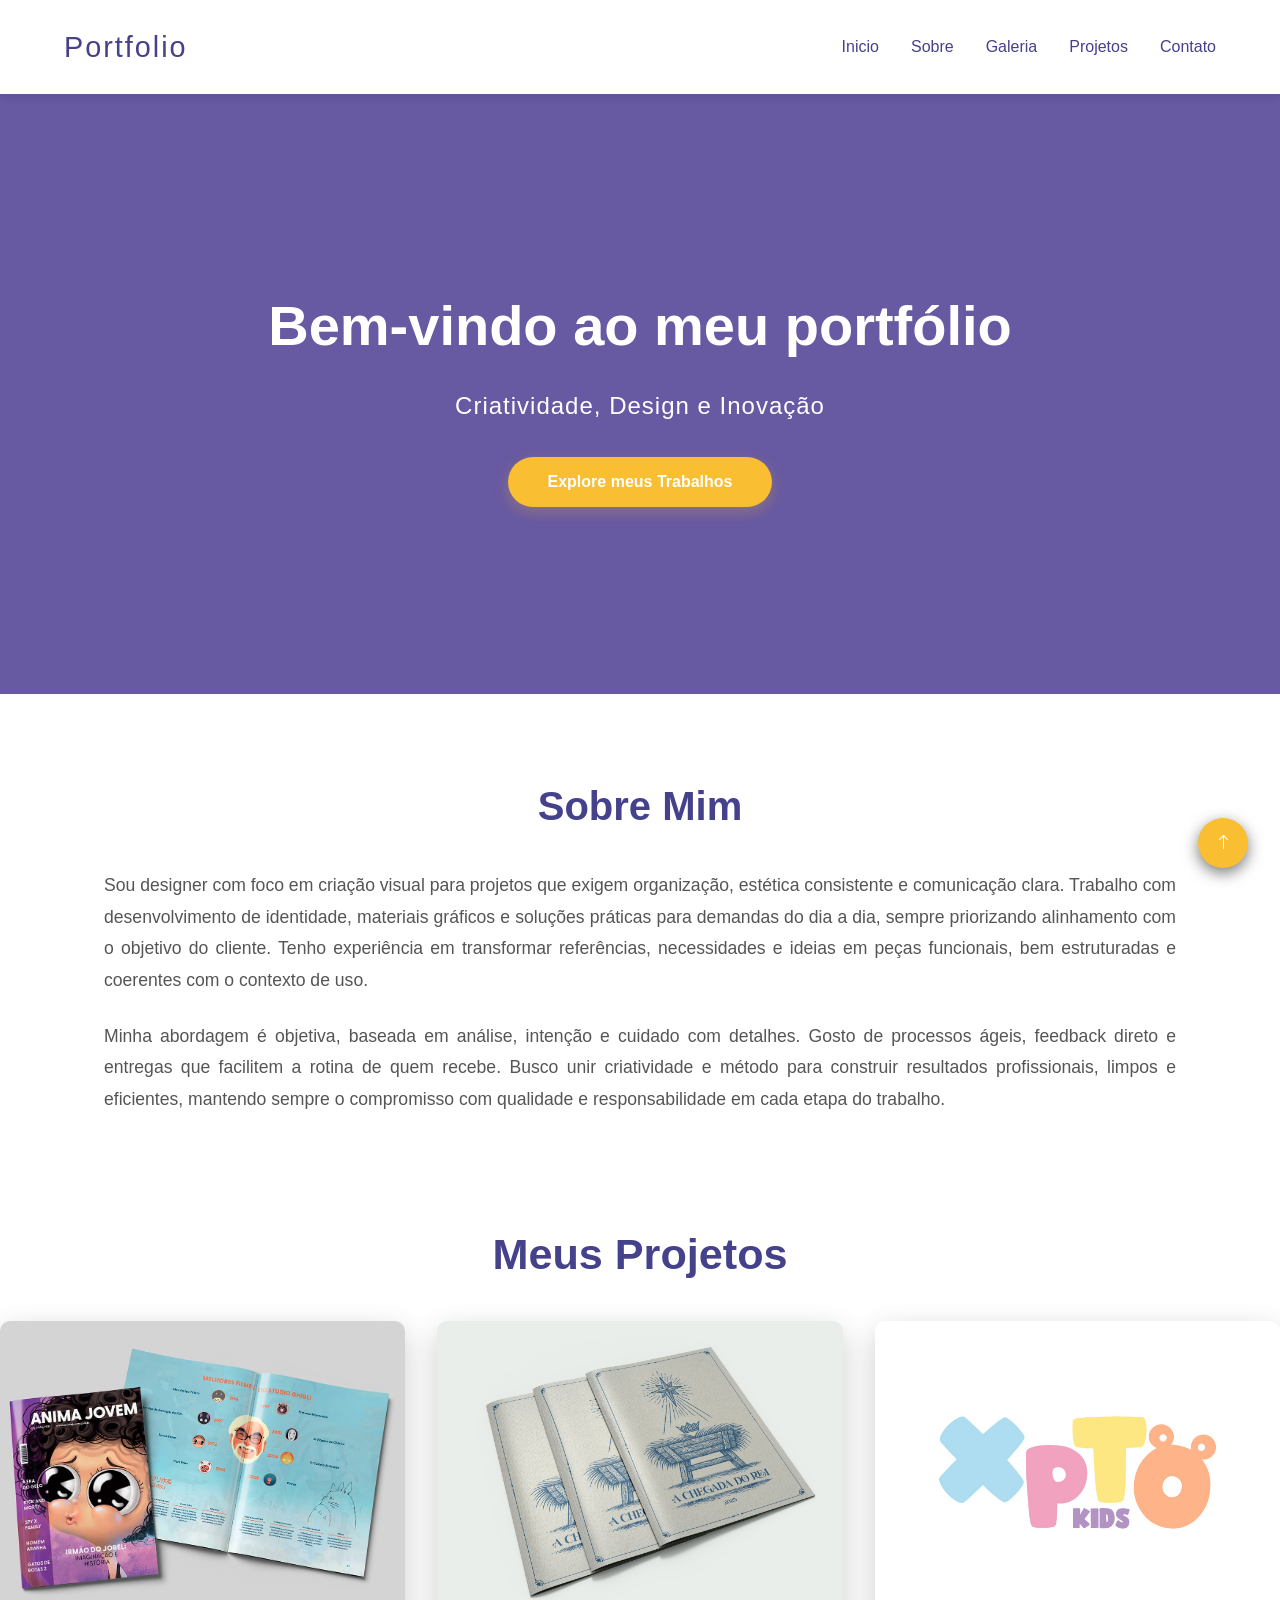
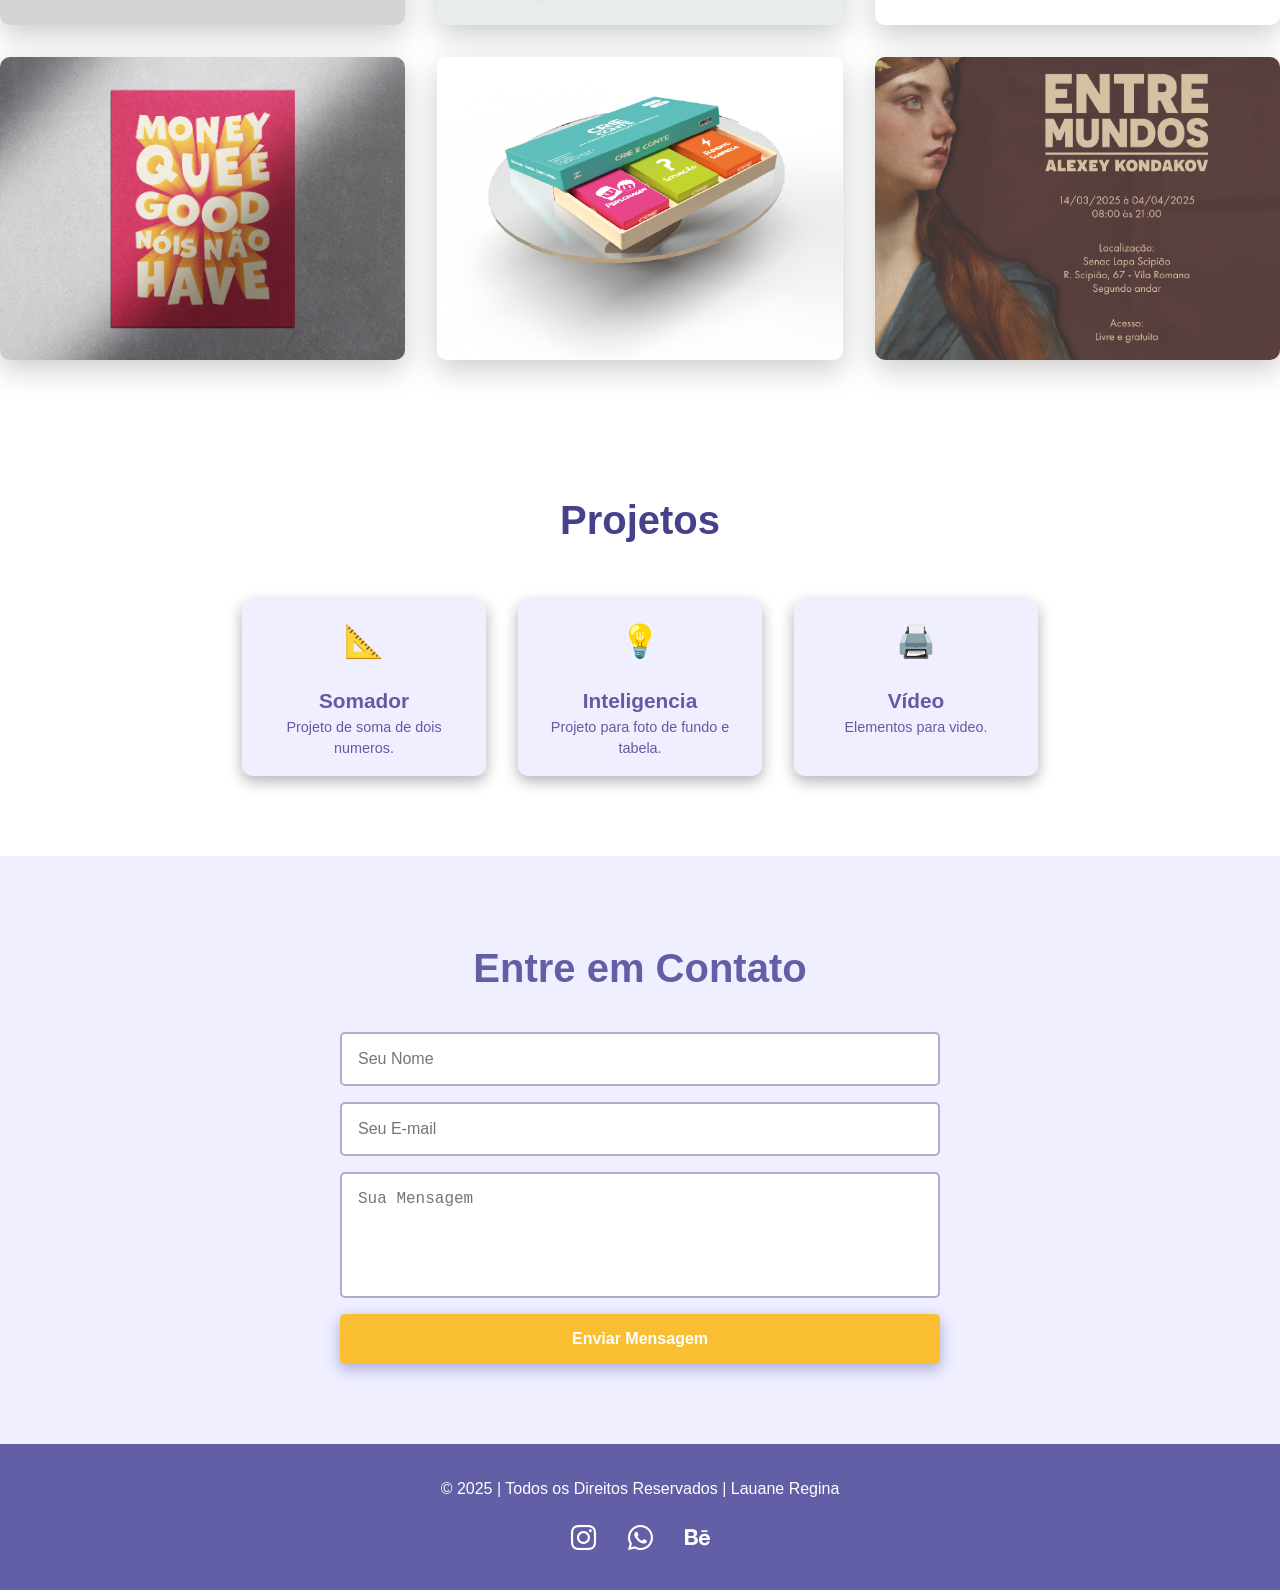
<file: index.html>
<!DOCTYPE html>
<html lang="pt-br">

<head>
    <meta charset="UTF-8">
    <meta name="viewport" content="width=device-width, initial-scale=1.0">
    <title>Lauane Regina | Portfolio</title>
    <link rel="stylesheet" href="https://cdn.jsdelivr.net/npm/bootstrap-icons@1.13.1/font/bootstrap-icons.min.css">
    <link rel="stylesheet" href="estilo.css">
</head>

<body oncontextmenu="return false;"> <!-- proibe o uso do botão direito do mouser -->

    <div class="portfolio-conteiner">
        <!-- header / navegação -->
        <header class="header">
            <nav class="navbar">
                <div class="logo"> Portfolio </div>
                <ul class="nav-links">
                    <li> <a href="#home"> Inicio </a> </li>
                    <li> <a href="#about"> Sobre </a></li>
                    <li> <a href="#gallery"> Galeria </a></li>
                    <li> <a href="#skills"> Projetos </a></li>
                    <li> <a href="#contact"> Contato </a></li>
                </ul>
            </nav>
        </header>

        <!-- Seção Hero -->
        <section id="home" class="hero">
            <div class="hero-content">
                <h1 class="hero-title"> Bem-vindo ao meu portfólio</h1>
                <p class="hero-subtitle">Criatividade, Design e Inovação</p>
                <button class="cta-button">Explore meus Trabalhos</button>
            </div>
        </section>

        <!-- Seção Sobre -->
        <section class="about" id="about">
            <div class="about-content">
                <h2>Sobre Mim</h2>
                <p>Sou designer com foco em criação visual para projetos que exigem organização, estética consistente e
                    comunicação clara. Trabalho com desenvolvimento de identidade, materiais gráficos e soluções
                    práticas para demandas do dia a dia, sempre priorizando alinhamento com o objetivo do cliente. Tenho
                    experiência em transformar referências, necessidades e ideias em peças funcionais, bem estruturadas
                    e coerentes com o contexto de uso.</p>
                <p>Minha abordagem é objetiva, baseada em análise, intenção e cuidado com detalhes. Gosto de processos
                    ágeis, feedback direto e entregas que facilitem a rotina de quem recebe. Busco unir criatividade e
                    método para construir resultados profissionais, limpos e eficientes, mantendo sempre o compromisso
                    com qualidade e responsabilidade em cada etapa do trabalho.</p>
            </div>
        </section>

        <!-- Seção Galeria -->
        <section id="gallery" class="gallery">
            <h2>Meus Projetos</h2>
            <div class="gallery-grid">
                <!-- ----------------------------------------------------        -->
                <div class="gallery-item">
                    <img src="img/1x/Captura de tela 2025-12-03 192107.png" alt="Projeto 1">
                    <div class="gallery-overlay">
                        <h3>Anima Jovem</h3>
                        <p>Design Editorial</p>
                    </div>
                </div>
                <!-- ----------------------------------------------------        -->
                <div class="gallery-item">
                    <img src="img/1x/Sem Título-3.jpg" alt="Projeto 2">
                    <div class="gallery-overlay">
                        <h3>Advento de Natal</h3>
                        <p>Design Educativo</p>
                    </div>
                </div>
                <!-- ----------------------------------------------------        -->
                <div class="gallery-item">
                    <img src="img/1x/1x/Ativo 207-80.jpg" alt="Projeto 3">
                    <div class="gallery-overlay">
                        <a href="embalagem.html" target="_blank">
                            <h3>XPTO</h3>
                        </a>
                        <p>Design de Embalagem</p>
                    </div>
                </div>
                <!-- ------------------------------------------------------->
                <div class="gallery-item">
                    <img src="img/1x/Sem Título-1.jpg" alt="Projeto 4">
                    <div class="gallery-overlay">
                        <h3>Money</h3>
                        <p>Design Criativo</p>
                    </div>
                </div>
                <!-- ------------------------------------------------------->
                <div class="gallery-item">
                    <img src="img/1x/Ativo 28-80.jpg" alt="Projeto 5">
                    <div class="gallery-overlay">
                        <h3>Crie e Conte</h3>
                        <p>Design de Jogos</p>
                    </div>
                </div>
                <!-- ------------------------------------------------------->
                <div class="gallery-item">
                    <img src="img/1x/convite.jpg" alt="Projeto 6">
                    <div class="gallery-overlay">
                        <h3>Entre Mundos</h3>
                        <p>Design de Expografia</p>
                    </div>
                </div>
                <!-- ------------------------------------------------------->
            </div>
        </section>

        <!-- Seção Habilidades -->
        <Section id="skills" class="skills">
            <h2>Projetos</h2>
            <div class="skills-grid">
                <!-- ------------------------------------------------------->

                <div class="skill-card">
                    <a href="somador.html">
                    <div class="skill-icon"> 📐 </div>
                        <h3> Somador </h3>
                        <p> Projeto de soma de dois numeros. </p></a>
                </div>
                <!-- ------------------------------------------------------->
                <div class="skill-card">
                    <a href="inteligencia.html"> 
                    <div class="skill-icon"> 💡 </div>
                        <h3> Inteligencia </h3>
                        <p> Projeto para foto de fundo e tabela. </p>
                    </a>
                </div>
                <!-- ------------------------------------------------------->
                <div class="skill-card">
                    <a href="video.html">
                    <div class="skill-icon"> 🖨️ </div>
                        <h3> Vídeo </h3>
                        <p> Elementos para video. </p>
                    </a>
                </div>
                <!-- ------------------------------------------------------->
                <!-- <div class="skill-card">
                    <div class="skill-icon"> 💻 </div>
                    <h3> Ferramentas </h3>
                    <p> Uso eficiente de Illustrator, Photoshop, Corel, Canva, InDesign e Figma. </p>
                </div> -->
                <!-- ------------------------------------------------------->
            </div>
        </Section>

        <!-- Seção Conmtato -->
        <section id="contact" class="contact">
            <h2>Entre em Contato</h2>
            <form action="" class="contact-form">
                <input type="text" name="" id="" placeholder="Seu Nome" required>
                <input type="email" name="" id="" placeholder="Seu E-mail" required>
                <textarea name="" id="" placeholder="Sua Mensagem" required rows="5"></textarea>
                <button type="submit" class="submit-button">Enviar Mensagem</button>
            </form>
        </section>

        <!-- Voltar para o topo -->
        <a href="#home" class="back-to-top"> <i class="bi bi-arrow-up"></i></a>


        <!-- Rodapé -->
        <footer class="footer">
            <div class="footer-content">
                <p>&copy; 2025 | Todos os Direitos Reservados | Lauane Regina</p>
                <div class="social-links">
                    <a href="#" class="social-link"> <i class="bi bi-instagram"></i> </i></a>
                    <a href="#" class="social-link"> <i class="bi bi-whatsapp"> </i> </a>
                    <a href="#" class="social-link"> <i class="bi bi-behance"></i> </a>
                </div>
            </div>
        </footer>

    </div>


</body>

</html>
</file>
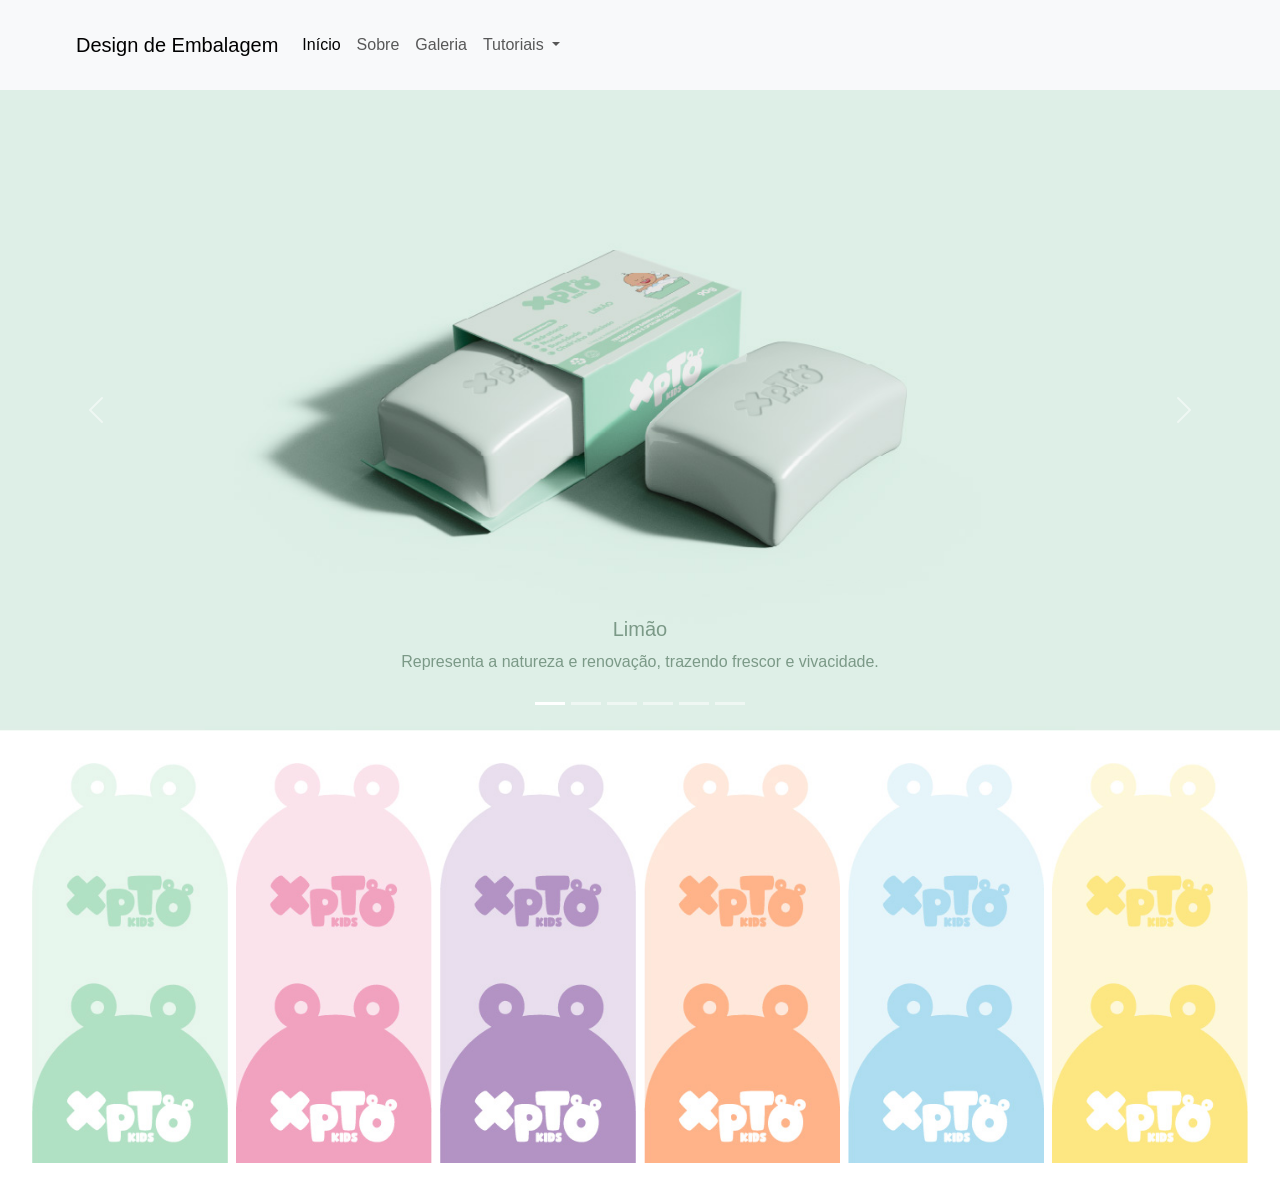
<file: embalagem.html>
<!DOCTYPE html>
<html lang="pt-br">

<head>
  <meta charset="UTF-8">
  <meta name="viewport" content="width=device-width, initial-scale=1.0">
  <title>Design de Embalagem</title>
  <link rel="stylesheet" href="https://cdn.jsdelivr.net/npm/bootstrap-icons@1.13.1/font/bootstrap-icons.min.css">
  <link href="https://cdn.jsdelivr.net/npm/bootstrap@5.3.8/dist/css/bootstrap.min.css" rel="stylesheet"
    
  integrity="sha384-sRIl4kxILFvY47J16cr9ZwB07vP4J8+LH7qKQnuqkuIAvNWLzeN8tE5YBujZqJLB" crossorigin="anonymous">
  <link rel="stylesheet" href="estilo.css">
  <link rel="stylesheet" href="embalagem.css">
  <link rel="shortcut icon" href="img/1x/1x/ type="image/x-icon">
  <!-- -------------------- CSS -------------------- -->

  <style>
    /* usando style dentro do head funciona o css interno */
  </style>


</head>

<body>
  <!-- -------------------- NAVEGAÇÃO -------------------- -->

  <nav class="navbar navbar-expand-lg bg-body-tertiary">
    <div class="container-fluid">
      <a class="navbar-brand" href="#">Design de Embalagem</a>
      <button class="navbar-toggler" type="button" data-bs-toggle="collapse" data-bs-target="#navbarNavDropdown"
        aria-controls="navbarNavDropdown" aria-expanded="false" aria-label="Toggle navigation">
        <span class="navbar-toggler-icon"></span>
      </button>
      <div class="collapse navbar-collapse" id="navbarNavDropdown">
        <ul class="navbar-nav">
          <li class="nav-item">
            <a class="nav-link active" aria-current="page" href="#">Início</a>
          </li>
          <li class="nav-item">
            <a class="nav-link" href="#">Sobre</a>
          </li>
          <li class="nav-item">
            <a class="nav-link" href="#">Galeria</a>
          </li>
          <li class="nav-item dropdown">
            <a class="nav-link dropdown-toggle" href="#" role="button" data-bs-toggle="dropdown" aria-expanded="false">
              Tutoriais
            </a>
            <ul class="dropdown-menu">
              <li><a class="dropdown-item" href="#">HTML</a></li>
              <li><a class="dropdown-item" href="#">CSS</a></li>
              <li><a class="dropdown-item" href="#">JavaScript</a></li>
            </ul>
          </li>
        </ul>
      </div>
    </div>
  </nav>


  <!-- -------------------- NAVEGAÇÃO -------------------- -->


  <!-- -------------------- CARROSSEL -------------------- -->

  <div id="carouselExampleCaptions" class="carousel slide">
    <div class="carousel-indicators">
      <button type="button" data-bs-target="#carouselExampleCaptions" data-bs-slide-to="0" class="active"
        aria-current="true" aria-label="Slide 1"></button>
      <button type="button" data-bs-target="#carouselExampleCaptions" data-bs-slide-to="1"
        aria-label="Slide 2"></button>
      <button type="button" data-bs-target="#carouselExampleCaptions" data-bs-slide-to="2"
        aria-label="Slide 3"></button>
      <button type="button" data-bs-target="#carouselExampleCaptions" data-bs-slide-to="3"
        aria-label="Slide 4"></button>
      <button type="button" data-bs-target="#carouselExampleCaptions" data-bs-slide-to="4"
        aria-label="Slide 5"></button>
      <button type="button" data-bs-target="#carouselExampleCaptions" data-bs-slide-to="5"
        aria-label="Slide 6"></button>
    </div>
    <div class="carousel-inner">
      <div class="carousel-item active" id="limao">
        <img src="img/1x/1x/Ativo 27-80.jpg" class="d-block w-100" alt="...">
        <div class="carousel-caption d-none d-md-block">
          <h5 style="color:#7b9987;">Limão</h5>
          <p style="color:#7b9987;">Representa a natureza e renovação, trazendo frescor e vivacidade.</p>
        </div>
      </div>
      <div class="carousel-item" id="melancia">
        <img src="img/1x/1x/Ativo 28-80.jpg" class="d-block w-100" alt="...">
        <div class="carousel-caption d-none d-md-block">
          <h5 style="color:#f1a2bf;">Melancia</h5>
          <p style="color:#f1a2bf;">Evoca ternura e cuidado, ideal para transmitir uma sensação de carinho e conforto.
          </p>
        </div>
      </div>
      <div class="carousel-item" id="ameixa">
        <img src="img/1x/1x/Ativo 29-80.jpg" class="d-block w-100" alt="...">
        <div class="carousel-caption d-none d-md-block">
          <h5 style="color:#b393c4;">Ameixa</h5>
          <p style="color:#b393c4;">Associado à delicadeza e criatividade, inspira calma e bem-estar.</p>
        </div>
      </div>
      <div class="carousel-item">
        <img src="img/1x/1x/Ativo 30-80.jpg" class="d-block w-100" alt="...">
        <div class="carousel-caption d-none d-md-block">
          <h5 style="color:#ffb48a;">LARANJA</h5>
          <p style="color:#ffb48a;">Cor vibrante que estimula a energia e a alegria, perfeita para um ambiente
            divertido.</p>
        </div>
      </div>
      <div class="carousel-item">
        <img src="img/1x/1x/Ativo 31-80.jpg" class="d-block w-100" alt="...">
        <div class="carousel-caption d-none d-md-block">
          <h5 style="color:#6badc1;">Mirtilo</h5>
          <p style="color:#6badc1;">Evoca a calma do céu claro, propício para relaxamento e serenidade.</p>
        </div>
      </div>
      <div class="carousel-item">
        <img src="img/1x/1x/Ativo 32-80.jpg" class="d-block w-100" alt="...">
        <div class="carousel-caption d-none d-md-block">
          <h5 style="color:#f7d443;">Maracujá</h5>
          <p style="color:#f7d443;">Simboliza felicidade e otimismo, ideal para energizar e alegrar.</p>
        </div>
      </div>

  </div>
  <button class="carousel-control-prev" type="button" data-bs-target="#carouselExampleCaptions" data-bs-slide="prev">
    <span class="carousel-control-prev-icon" aria-hidden="true"></span>
    <span class="visually-hidden">Previous</span>
  </button>
  <button class="carousel-control-next" type="button" data-bs-target="#carouselExampleCaptions" data-bs-slide="next">
    <span class="carousel-control-next-icon" aria-hidden="true"></span>
    <span class="visually-hidden">Next</span>
  </button>

  </div>

  <!-- -------------------- CARROSSEL -------------------- -->

  <div class="galeria">
    <div style="background-image: url(img/1x/1x/2-80.jpg);"></div>
    <div style="background-image: url(img/1x/1x/6-80.jpg);"></div>
    <div style="background-image: url(img/1x/1x/5-80.jpg);"></div>
    <div style="background-image: url(img/1x/1x/1-80.jpg);"></div>
    <div style="background-image: url(img/1x/1x/4-80.jpg);"></div>
    <div style="background-image: url(img/1x/1x/3-80.jpg);"></div>
    
  </div>




























  <script src="https://cdn.jsdelivr.net/npm/bootstrap@5.3.8/dist/js/bootstrap.bundle.min.js"
    integrity="sha384-FKyoEForCGlyvwx9Hj09JcYn3nv7wiPVlz7YYwJrWVcXK/BmnVDxM+D2scQbITxI"
    crossorigin="anonymous"></script>
</body>

</html>
</file>
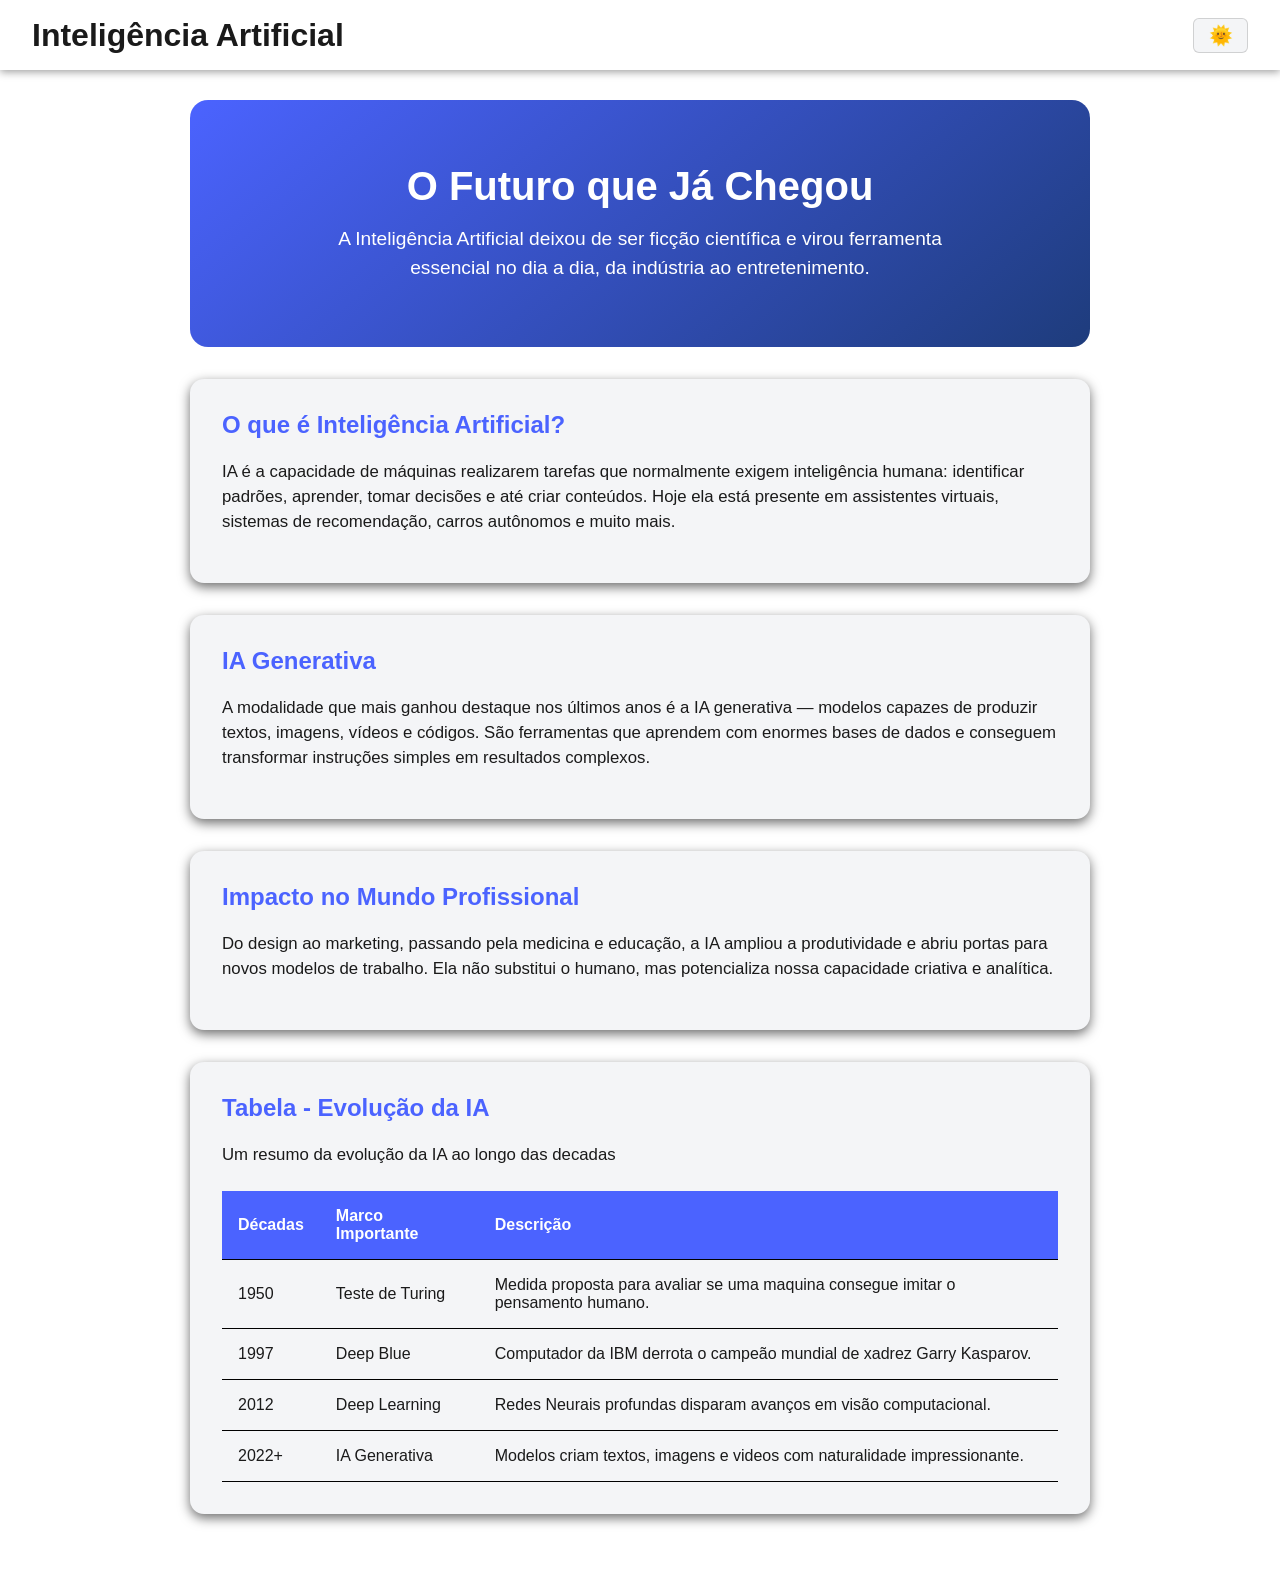
<file: inteligencia.html>
<!DOCTYPE html>
<html lang="pt-br">

<head>
    <link rel="stylesheet" href="inteligencia.css">
    <meta charset="UTF-8">
    <meta name="viewport" content="width=device-width, initial-scale=1.0">
    <title>Inteligência Artificial</title>
</head>

<body>

    <header>
        <h1>Inteligência Artificial</h1>
        <button id="toggle-mode" class="botao-tema">
            <span class="icone-sol"> 🌞 </span>
            <span class="icone-lua"> 🌚 </span>
        </button>
    </header>

    <main>
        <section class="hero">
            <h1>O Futuro que Já Chegou</h1>
            <p>A Inteligência Artificial deixou de ser ficção científica e virou ferramenta essencial no dia a dia, da
                indústria ao entretenimento.</p>
        </section>

        <section class="secao">
            <h2>O que é Inteligência Artificial?</h2>
            <p>IA é a capacidade de máquinas realizarem tarefas que normalmente exigem inteligência humana: identificar
                padrões, aprender, tomar decisões e até criar conteúdos. Hoje ela está presente em assistentes virtuais,
                sistemas de recomendação, carros autônomos e muito mais.</p>
        </section>

        <section class="secao">
            <h2>IA Generativa</h2>
            <p>A modalidade que mais ganhou destaque nos últimos anos é a IA generativa — modelos capazes de produzir
                textos, imagens, vídeos e códigos. São ferramentas que aprendem com enormes bases de dados e conseguem
                transformar instruções simples em resultados complexos.</p>
        </section>

        <section class="secao">
            <h2>Impacto no Mundo Profissional</h2>
            <p>Do design ao marketing, passando pela medicina e educação, a IA ampliou a produtividade e abriu portas
                para novos modelos de trabalho. Ela não substitui o humano, mas potencializa nossa capacidade criativa e
                analítica.</p>
        </section>

        <section class="secao">
            <h2>Tabela - Evolução da IA</h2>
            <p>Um resumo da evolução da IA ao longo das decadas</p>
            <div class="tabela-container">
                <table class="tabela-ia"> <!--tabela -->
                    <thead> <!-- cabeçalho da tabela -->
                        <tr> <!-- linha da tabela -->
                            <th> Décadas </th> <!-- coluna da tabela no cabeçalho -->
                            <th> Marco Importante</th>
                            <th> Descrição </th>
                        </tr>
                    </thead>
                    <tbody> <!-- corpo da tabela -->
                        <tr>
                            <td> 1950 </td> <!-- coluna da tabela no restante da tabela -->
                            <td> Teste de Turing </td>
                            <td> Medida proposta para avaliar se uma maquina consegue imitar o pensamento humano. </td>
                        </tr>

                        <tr>
                            <td> 1997 </td> <!-- coluna da tabela no restante da tabela -->
                            <td> Deep Blue </td>
                            <td> Computador da IBM derrota o campeão mundial de xadrez Garry Kasparov. </td>
                        </tr>

                        <tr>
                            <td> 2012 </td> <!-- coluna da tabela no restante da tabela -->
                            <td> Deep Learning </td>
                            <td> Redes Neurais profundas disparam avanços em visão computacional. </td>
                        </tr>

                        <tr>
                            <td> 2022+ </td> <!-- coluna da tabela no restante da tabela -->
                            <td> IA Generativa </td>
                            <td> Modelos criam textos, imagens e videos com naturalidade impressionante. </td>
                        </tr>

                    </tbody>
                </table>
            </div>
        </section>










    </main>

<!-- libras  -->

<script src="https://vlibras.gov.br/app/vlibras-plugin.js"></script>
<script>
  new window.VLibras.Widget('https://vlibras.gov.br/app');
</script>

<div vw class="enabled">
  <div vw-access-button class="active"></div>
  <div vw-plugin-wrapper>
    <div class="vw-plugin-top-wrapper"></div>
  </div>
</div>

<!-- libras  -->


    <script>
        const toggleBtn = document.getElementById('toggle-mode');
        const body = document.body;

        toggleBtn.addEventListener("click", function () {
            body.classList.toggle("dark-mode");
        });
    </script>
</body>

</html>
</file>
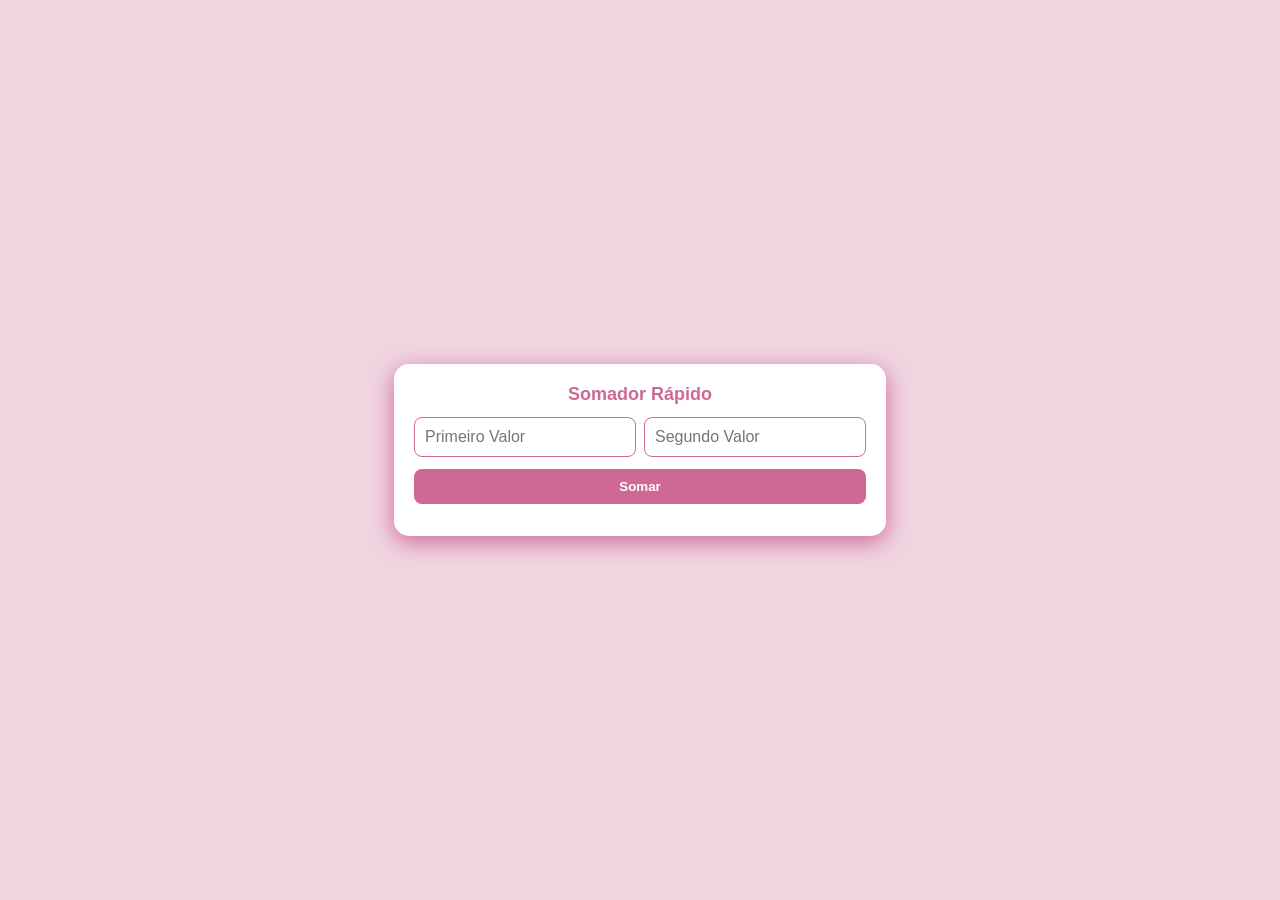
<file: somador.html>
<!DOCTYPE html>
<html lang="pt-br">

<head>
    <meta charset="UTF-8">
    <meta name="viewport" content="width=device-width, initial-scale=1.0">
    <title>Somador</title>

    <!-- -------------------CSS --------------------->

    <style>
        body {
            display: flex;
            align-items: center;
            justify-content: center;
            min-height: 100vh;
            margin: 0;
            font-family: Arial, Helvetica, sans-serif;
            color: #ce6995;
            background-color: #ce699549;
        }

        .container {
            background-color: #fff;
            padding: 20px;
            border-radius: 15px;
            box-shadow: 0px 6px 22px #ce6995;
            text-align: center;
        }

        h1 {
            font-size: 18px;
            margin: 0 0 12px;
        }

        .campo {
            display: flex;
            gap: 8px;
            margin: 12px 0;
        }

        input[type="number"] {
            flex: 1;
            padding: 10px;
            border: 1px solid #ce6995;
            border-radius: 8px;
            outline: none;
            font-size: 16px;
        }

        button {
            width: 100%;
            padding: 10px;
            border: 0;
            border-radius: 8px;
            background-color: #ce6995;
            color: #fff;
            font-weight: 600;
            cursor: pointer;

        }

        .resultado {
            margin-top: 12px;
            font-size: 18px;
            font-weight: 700;
            color: #ce6995;
        }

        .erro {
            margin-top: 12px;
            font-size: 18px;
            font-weight: 700;
            color: red;
        }
    </style>
</head>


<body>


    <div class="container">
        <h1>Somador Rápido</h1>
        <div class="campo">
            <input type="number" name="" id="valor1" class="input-valor" placeholder="Primeiro Valor" step="any">
            <input type="number" name="" id="valor2" class="input-valor" placeholder="Segundo Valor" step="any">
            <!-- step="x" pula p numeral de acordo com numero que quer 2 em 2 3 em 3 etc se não quiser definir colocar 1 ou any -->
        </div>

        <button id="btnSomar"> Somar </button>

        <div id="mensagem" class="erro"> </div>
        <div id="resultado" class="resultado"> </div>

    </div>

    <!-- ------------------- JAVA --------------------->

    <script>

        function valido(n) {
            return n !== '' && !Number.isNaN(Number(n));
            // return n 
            // !== diferente
            // '' vazio zero
            // && e
            // !Numbernão é numero
            // .isNaN(Number(n)); 
        }


        function somar() {
            const v1 = document.getElementById("valor1").value.trim();
            const v2 = document.getElementById("valor2").value.trim();

            const msgEl = document.getElementById("mensagem");
            const resEl = document.getElementById("resultado");



            msgEl.textContent = '';
            resEl.textContent = '';

            if (!valido(v1) || !valido(v2)) {
                msgEl.textContent = 'Preencha os dois campos com números válidos.';
                return;
            }

            const n1 = parseFloat(v1);
            const n2 = parseFloat(v2);
            const soma = n1 + n2;
            resEl.textContent = 'Resultado: ' + soma.toString();

        }

        document.getElementById('btnSomar').addEventListener('click', somar);
        document.querySelectorAll('.input-valor').forEach(input => {
            input.addEventListener('keydown', (e) => {
                if (e.key === 'Enter') somar();
            });
        });


    </script>







</body>

</html>
</file>
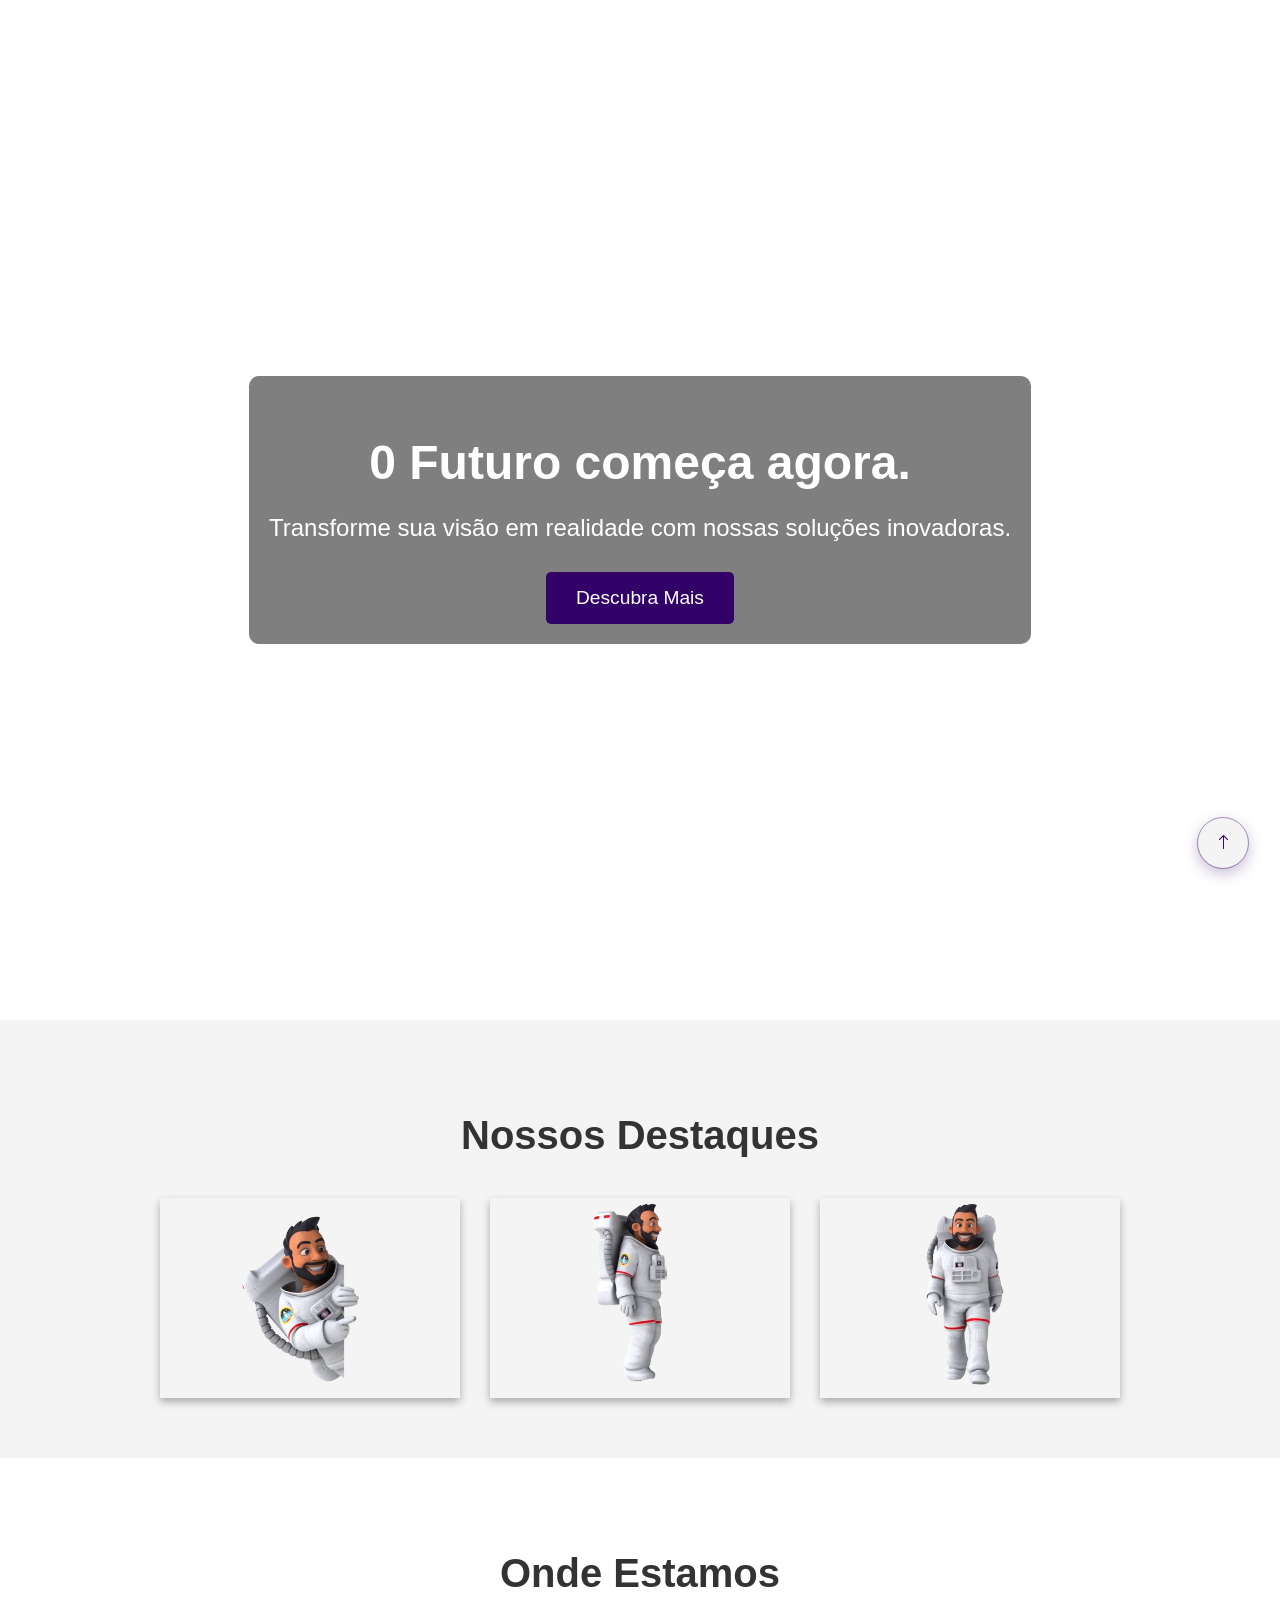
<file: video.html>
<!DOCTYPE html>
<html lang="pt-br">

<head>
    <link rel="stylesheet" href="https://cdn.jsdelivr.net/npm/bootstrap-icons@1.13.1/font/bootstrap-icons.min.css">
    <link rel="stylesheet" href="video.css">
    <meta charset="UTF-8">
    <meta name="viewport" content="width=device-width, initial-scale=1.0">
    <title>Vídeos</title>
</head>

<body>

    <a href="#hero" class="back-to-top"> <i class="bi bi-arrow-up"></i></a>

    <section class="hero-section" id="hero">
        <div class="video-background">
            <!-- autoplay não precisa clicar pra começar o video - muted inicia mutado - loop fica repetindo sempre -->
            <video autoplay muted loop id="bgVideo" >
                <source src="https://cdn.pixabay.com/video/2021/07/23/82515-580137713_tiny.mp4" type="video/mp4" >
                
                <!-- type="video/mp4 garante que vai funcionar em todo navegador -->
            </video>
        </div>
        <div class="hero-content">
            <h1>0 Futuro começa agora.</h1>
            <p>Transforme sua visão em realidade com nossas soluções inovadoras.</p>

            <a href="#videos" class="cta-button"> Descubra Mais</a> 
        </div>
    </section>

    <section class="videos-section" id="videos">
        <h2>Nossos Destaques</h2>
        <div class="video-gallery">

            <div class="video-frame" data-video-url="https://cdn.pixabay.com/video/2025/03/06/262972_tiny.mp4">
                <img src="img/2.png" alt="">
                <div class="overlay"> Clique para assistir </div>
            </div>

            <div class="video-frame" data-video-url="https://cdn.pixabay.com/video/2025/03/06/262970_tiny.mp4">
                <img src="img/3.png" alt="">
                <div class="overlay"> Clique para assistir </div>
            </div>

            <div class="video-frame" data-video-url="https://cdn.pixabay.com/video/2025/03/06/262971_tiny.mp4">
                <img src="img/4.png" alt="">
                <div class="overlay"> Clique para assistir </div>
            </div>

        </div>
    </section>

    <section class="map-section" id="mapa">
        <h2>Onde Estamos</h2>
       <iframe src="https://www.google.com/maps/embed?pb=!1m18!1m12!1m3!1d3658.2938549103283!2d-46.70389101411587!3d-23.521931105536495!2m3!1f0!2f0!3f0!3m2!1i1024!2i768!4f13.1!3m3!1m2!1s0x94cef86ff238bdd9%3A0x944b346262f31e84!2sSenac%20Lapa%20Scipi%C3%A3o!5e0!3m2!1spt-BR!2sbr!4v1765580927640!5m2!1spt-BR!2sbr" width="800" height="600" style="border:0;" allowfullscreen="" loading="lazy" referrerpolicy="no-referrer-when-downgrade"></iframe>
    </section>

<div class="video-waltz">
<iframe width="560" height="315" src="https://www.youtube.com/embed/7sV-jHIp_oQ?si=zW5c1DJRA6S4gq_s" title="YouTube video player" frameborder="0" allow="accelerometer; autoplay; clipboard-write; encrypted-media; gyroscope; picture-in-picture; web-share" referrerpolicy="strict-origin-when-cross-origin" allowfullscreen></iframe></div>


    <!-- Modal para Reprodução de Vídeo -->
    <div id="videoModal" class="modal">
        <div class="modal-content">
            <span class="close-button">&times; </span>
            <!-- O iframe do vídeo será injetado aqui pelo JavaScript -->
            <iframe id="modalVideoFrame" width="100%" height="100%" src="" frameborder="0"
                allow="accelerometer; autoplay; clipboard-write; encrypted-media; gyroscope; picture-in-picture"
                allowfullscreen></iframe>
        </div>
    </div>
    <script src="script.js"></script> 

</body>

</html>
</file>
<file: estilo.css>
:root {
    --primary-color: #635fa7;
    --secondary-color: #f9be31;
    --accent-color: #635fa7;
    --light-bg: #efefff;
    --dark-text: #45418b;
    --white: #ffffff;
    --shadow: 0 10px 30px #00000033;
    --transition: all 0.3s cubic-bezier(0.25, 0.46, 0.45, 0.94);
}

* {
    
    margin: 0;
    /* margem externa */
    padding: 0;
    /* margem interna */
    box-sizing: border-box;
    /* deixa o tamanho da imagem propocional já contando com margim e padding */
}

html {
    scroll-behavior: smooth;
    /* quando clica no link ele direciona ao link de forma suave - rolando suavemente até a pagina com uma animação descendo ou subindo */
    /* user-select: none; */
    /* proibe selecionar qualquer texto */
}

body::selection {
    background-color: #efefff;
    color: #635fa7;
}

body {
    font-family: Arial, Helvetica, sans-serif;
    color: var(--primary-color);
    background-color: var(--white);
    line-height: 1.6;
}

.header {
    position: sticky;
    /* fixa(congela) objeto na tela */
    top: 0;
    /* apartir do top 0 px */
    background-color: var(--white);
    /* cor fundo */
    box-shadow: 0 2px 10px #0000001a;
    /* sombra -> primeiro valor horizontal - segundo valor vertical - terceiro valor gaussiano*/
    z-index: 100;
    /* configurando camadas - 100 camadas a frente -- quanto maior mais a frente */
    animation: slideDown 0.6s ease-out;
    /* animação em 0.6s no final está sendo nomeada mas a função vai criar no keyframe (nome slideDwon nós escolhemos o nome que quiser)*/
}

@keyframes slideDown {
    from {
        transform: translateY(-100%);
        opacity: 0;
    }

    to {
        transform: translateY(0);
        opacity: 1;
    }
}

.navbar {
    display: flex;
    /* organiza um do lado do outro */
    justify-content: space-between;
    /* espaço entre cada elemento */
    align-items: center;
    /* alinhamento vertical */
    padding: 1.5rem 5%;
    /* vertical 1.5rem 5% horizontal */
    max-width: 1400px;
    /* largura mazxima */
    margin: 0 auto;
    /*  */
}

.logo {
    font-size: 1.8rem;
    font-weight: 500;
    /* espessura da fonte */
    color: var(--dark-text);
    font-family: Impact, Haettenschweiler, 'Arial Narrow Bold', sans-serif;
    letter-spacing: 2px;
}

.nav-links {
    display: flex;
    /* deixou itens do menu um do lado do outro */
    list-style: none;
    /* elimina os pontos da lista */
    gap: 2rem;
    /* de um espaçamento entre eles */
}


.nav-links a {
    text-decoration: none;
    /* remove linha (sublinhado) debaixo do texto */
    color: var(--dark-text);
    font-weight: 500;
    position: relative;
    transition: var(--transition);
    /* modifica no hover */
}

.nav-links a::after {
    /* posição e configuração antes de ativar o hover */
    content: '';
    position: absolute;
    /* posicionar algum objeto proporcional em todas as direções */
    bottom: -5px;
    left: 0;
    width: 0;
    height: 2px;
    background-color: var(--secondary-color);
    transition: var(--transition);
}

.nav-links a:hover::after {
    width: 100%;
}

.hero {
    /* background: linear-gradient(135deg, var(--primary-color) 0%, var(--accent-color) 100%); */
    background: #6759a2;
    /* gradiente no fundo */
    color: var(--white);
    /* cor fonte */
    padding: 8rem 5%;
    text-align: center;
    /* alinhamento do texto */
    min-height: 600px;
    /* tamanho do contender */
    display: flex;
    /* nesse caso ele só tem um item então ao inves de ficar um do lado do outro ele é colocado pra facilitar as proximas ações */
    align-items: center;
    /* centraliza os itens na vertical */
    justify-content: center;
    /* centraliza os itens na horizontal */
    animation: fadeIn 1s ease-out;
}

@keyframes fadeIn {
    from {
        opacity: 0;
    }

    to {
        opacity: 1;
    }
}

.hero-content {
    animation: slideUp 0.7s ease-out;
}

@keyframes slideUp {
    from {
        transform: translateY(55px);
        opacity: 0;
    }

    to {
        transform: translateY(0);
        opacity: 1;
    }
}

.hero-title {
    font-size: 3.5rem;
    /* tamanho da font */
    font-family: Arial, Helvetica, sans-serif;
    margin-bottom: 1rem;
    /* espaçamento entre o titulo e o subtitulo */
    font-weight: 700;
    /* espessura do texto */
}

.hero-subtitle {
    font-size: 1.5rem;
    /* tamanho da font */
    margin-bottom: 2rem;
    /* espaçamento entre o subtitulo e o botão */
    font-weight: 300;
    /* espessura do texto */
    letter-spacing: 1px;
    /* epaçamento entre caracter */
}

.cta-button {
    background-color: var(--secondary-color);
    color: var(--white);
    border: none;
    padding: 1rem 2.5rem;
    font-size: 1rem;
    border-radius: 50px;
    /* sombra */
    cursor: pointer;
    /* muda o cursor ao passar o mouser */
    font-weight: 600;
    transition: var(--transition);
    box-shadow: 0 5px 15px #f9bd3144;
}

.cta-button:hover {
    transform: translateY(-3px);
    /* objeto sobe levemente ao passar o mouser */
    box-shadow: 0 8px 25px #f9bd3162;
    /* sombra */
    background-color: var(--secondary-color);
}

.cta-button:active {
    transform: translateY(-1px);
    background-color: var(--light-bg);
    /* muda a cor quando ta clicado */
}

.about {
    padding: 5rem 5%;
    max-width: 1200px;
    margin: 0 auto;
    animation: fadeIn 1s ease-out;
}

.about h2 {
    font-size: 2.5rem;
    font-family: Arial, Helvetica, sans-serif;
    margin-bottom: 2rem;
    color: var(--dark-text);
    text-align: center;
}

.about-content p {
    font-size: 1.1rem;
    margin-bottom: 1.5rem;
    line-height: 1.8;
    text-align: justify;
    color: #555;
}

.gallery {
    font-size: 1.8rem;
    font-family: Arial, Helvetica, sans-serif;
    text-align: center;
    margin-bottom: 3rem;
    color: var(--dark-text);
}

.gallery-grid {
    display: flex;
    flex-wrap: wrap;
    gap: 2rem;
    max-width: 1400px;
    margin: 0 auto;
    justify-content: center;
}

.gallery h2 {
    margin-bottom: 2rem;
}

.gallery-item {
    position: relative;
    /*  */
    width: calc(33.333% - 1.35rem);
    /* largura de cada item ( largura da tela dividido por 3 - 1.35rem pra ter um espaço entre as caixinhas  */
    aspect-ratio: 4/3;
    overflow: hidden;
    /* esconte o restante da imagem caso ela for muito grande */
    border-radius: 10px;
    box-shadow: var(--shadow);
    cursor: pointer;
    animation: scaleIn 0.6s ease-out;
}

@keyframes scaleIn {
    from {
        transform: scale(0.8);
        opacity: 0;
    }

    to {
        transform: scale(1);
        opacity: 1;
    }
}

/* nth um dos itens dentro do () eu indico com numeral qual dos filhos/item é */
.gallery-item:nth-child(1) {
    animation-delay: 0.1s;
}

.gallery-item:nth-child(2) {
    animation-delay: 0.2s;
}

.gallery-item:nth-child(3) {
    animation-delay: 0.3s;
}

.gallery-item:nth-child(4) {
    animation-delay: 0.4s;
}

.gallery-item:nth-child(5) {
    animation-delay: 0.5s;
}

.gallery-item:nth-child(6) {
    animation-delay: 0.6s;
}

.gallery-item img {
    width: 100%;
    height: 100%;
    object-fit: cover;
    /* pra imagem não ficar estranha e deixar ela proporcional */
    transition: var(--transition);
}

.gallery-overlay {
    
    position: absolute;
    /* posicionar algum objeto proporcional em todas as direções */
    top: 0;
    left: 0;
    width: 100%;
    height: 100%;
    background: hsla(0, 0%, 0%, 0.329);
    display: flex;
    flex-direction: column;
    /* ele muda o display flex de lado a lado horizontal pra vertical */
    justify-content: center;
    /*  */
    align-items: center;
    /*  */
    color: var(--white);
    font-family: Arial, Helvetica, sans-serif;
    opacity: 0;
    transition: var(--transition);
}

.gallery-item:hover img {
    transform: scale(1.5) rotate(2deg);
    /* filter: ; */
}

.gallery-item:hover .gallery-overlay {
    opacity: 1;
}

.gallery-overlay p {
    font-size: 1rem;
    animation: slideInUp;
}

.gallery-overlay h3 {
    font-size: 1.8rem;
    margin-bottom: 0.3rem;
    animation: slideInUp 0.5s ease-out;
    
}

.gallery-overlay a{
    color: white;
    text-decoration: none;
}


@keyframes slideInUp {
    from {
        transform: translateY(20px);
        opacity: 0;
    }

    to {
        transform: translateY(0);
        opacity: 1;
    }
}

.skills {
    /* font-size: 2rem; */
    padding: 5rem 5%;
    max-width: 1200px;
    margin: 0 auto;
}

.skills h2 {
    font-size: 2.5rem;
    text-align: center;
    margin-bottom: 3rem;
    color: #45418b;
    font-family: Arial, Helvetica, sans-serif;
    
}

.skills-grid {
    display: flex;
    flex-wrap: wrap;
    /* se não caber na mesma linha ele quebra de forma de responsividade */
    gap: 2rem;
    justify-content: center;
   
}

.skill-card {
    width: calc(25% - 1.5rem);
    background-color: var(--light-bg);
    padding: 1rem;
    border-radius: 10px;
    text-align: center;
    transition: var(--transition);
    box-shadow: 0 5px 15px #00000050;
    animation: FadeInUp 0.5s ease-out;    
}
.skill-card a{
    color:#6759a2;
}

@keyframes FadeInUp {
    from {
        transform: translatey(30px);
        opacity: 0;
    }

    to {
        transform: translatey(0);
        opacity: 1;
    }
}

.skill-card:nth-child(1) {
    animation-delay: 0.1s;
}

.skill-card:nth-child(2) {
    animation-delay: 0.2s;
}

.skill-card:nth-child(3) {
    animation-delay: 0.3s;
}

.skill-card:nth-child(4) {
    animation-delay: 0.4s;
}

.skill-card:hover {
    
    background: #635fa7;
    transform: translateY(-10px);
    box-shadow: var(--shadow);
}

.skill-card a:hover {
      color: white;
}



.skill-icon {
    font-size: 2rem;
    margin-bottom: 1rem;
    display: inline-block;
    transition: var(--transition);
}

.skill-card:hover .skill-icon {
    transform: scale(1.2) rotate(10deg);
}

.skill-card h3 {
    font-size: 1.3rem;
    margin-bottom: 0.5rem, ;
    font-weight: 600;
   
}

.skill-card p {
    font-size: 0.9rem;
    line-height: 1.5;
    

}


.skill-card a{
    text-decoration: none;
}


.contact {
    padding: 5rem 5%;
    background-color: var(--light-bg);
    text-align: center;
}

.contact h2 {
    font-size: 2.5rem;
    font-family: Arial, Helvetica, sans-serif;
    margin-bottom: 2rem;
    color: var(--primary-color);
}

.contact-form {
    display: flex;
    flex-direction: column;
    max-width: 600px;
    margin: 0 auto;
    gap: 1rem;
    animation: fadeIn 1s ease-out;
}

.contact-form input,
.contact-form textarea {
    padding: 1rem;
    border: 2px solid #aeaecc;
    border-radius: 5px;
    font-size: 1rem;
    transition: var(--transition);
    resize: none;
    /* impede modificar o tamanho da caixinha do campo mensagem */
}

.contact-form input:focus,
.contact-form textarea:focus {
    outline: none;
    border-color: #635fa7;
    box-shadow: 0 0 10px #635fa77e;
}

.submit-button {
    background-color: #f9be31;
    color: var(--white);
    border: none;
    padding: 1rem 2rem;
    font-size: 1rem;
    border-radius: 5px;
    cursor: pointer;
    font-weight: 600;
    transition: var(--transition);
    box-shadow: 0 5px 15px #635fa77e;
}

.submit-button:hover {
    background-color: #f9be31;
    transform: translateY(-2px);
    box-shadow: 0 8px 20px #635fa7;
    color: white;
}

.footer {
    background-color: var(--primary-color);
    color: white;
    padding: 2rem 5%;
    text-align: center;
}

.footer-content {
    max-width: 1200px;
    margin: 0 auto;
}

.footer-content p {
    margin-bottom: 1rem;
}

.social-links {
    display: flex;
    justify-content: center;
    gap: 2rem;
}

.social-link {
    color: white;
    /* text-decoration: none; */
    transition: var(--transition);
    /* font-weight: 500; */
    font-size: 25px;
}

.social-link:hover {
    color: var(--secondary-color);
    transform: translateY(-3px);
}

.back-to-top {
    position: fixed;
    bottom: 2rem;
    right: 2rem;
    width: 50px;
    height: 50px;
    background-color: var(--secondary-color);
    color: white;
    border-radius: 50%;
    display: flex;
    justify-content: center;
    align-items: center;
    font-style: 1.5rem;
    font-weight: bold;
    text-decoration: none;
    box-shadow: 0 5px 15px #00000088;
    z-index: 99;
    transition: var(--transition);
}

.back-to-top:hover {
    background-color: #ffffff;
    box-shadow: 5px 15px 15px #00000088;
    color: var(--secondary-color);
    transform: translateY(-5px);
    outline: 2px solid var(--secondary-color);
}

/* ----------------------- RESPONSIVIDADE ----------------------- */

@media (max-width:1024px) {

    /*  TUDO QUE FOR ALTERADO SERÁ NO MAXIDO DO TAMANHO 1024*/
    .gallery-item {
        width: calc(47% - 1rem);
    }

    .skill-card {
        width: calc(47% - 1rem);

    }

    .hero-title {
        font-size: 2.5rem;
    }

    .nav-links {
        gap: 1rem
    }

}

@media (max-width:768px) {
    .gallery-item {
        width: calc(97% - 1rem);
    }

    .skill-card {
        width: calc(97% - 1rem);

    }

    .navbar {
        flex-direction: column;
        gap: 1rem;
    }

    /* .nav-links{
        flex-direction: column;
        gap: 0.5rem;
        text-align: center;
    }

    .hero{
        padding: 4rem 5%;
        min-height: 400px;
    } */

    .hero-title {
        font-size: 2rem;
    }

    .hero-subtitle {
        font-size: 1.2rem;
    }

    .about h2,
    .gallery h2,
    .skills h2,
    .contact h2 {
        font-size: 2rem;
        

    }

    .about-content p {
        text-align: left;
    }

    .footer-content p {
        font-size: 0.8rem;
    }
}
</file>
<file: embalagem.css>
.galeria{   
    
    margin: 10rem;
    height: 33em;
    gap: 0.5em;
    display: flex;
}

.galeria div{
    flex: 2.5;
    background-size:cover;
    background-position: center top;
    transition: all 0.3s cubic-bezier(.1,.69,.91,.13);
}

.galeria div:hover{
    /* border-radius:  50px 50px 0 0; */
    flex: 2.7;
    background-position: center bottom;
}

.galeria:hover div:not(:hover){
    filter: opacity(20%);
}


/*.galeria:hover div:not(:hover){
 filter:blur(5px) ;
 filter:sepia(100%) ; 
}

 body{
    cursor: url("img/11zon_xptoo-80.cur"), auto;
} */




 @media (max-width:1280px) {
.galeria{
    margin: 2rem;
    height: 25em;
    gap: 0.5em;
    display: flex;
}

.galeria div{
    flex: 2.1;
    background-size:cover;
    background-position: center top;
    transition: all 0.3s cubic-bezier(.1,.69,.91,.13);
}

.galeria div:hover{
    /* border-radius:  50px 50px 0 0; */
    flex: 2.3;
    background-position: center bottom;
}

.galeria:hover div:not(:hover){
    
    filter: opacity(20%);
}

} 






 @media (max-width:1024px) {
.galeria{
    margin: 2rem;
    height: 15em;
    gap: 0.5em;
    display: flex;
}

.galeria div{
    flex: 1.5;
    background-size:cover;
    background-position: center top;
    transition: all 0.3s cubic-bezier(.1,.69,.91,.13);
}

.galeria div:hover{
    /* border-radius:  50px 50px 0 0; */
    flex: 1.8;
    background-position: center bottom;
}

.galeria:hover div:not(:hover){
    
    filter: opacity(20%);
}

} 



 @media (max-width:390px) {
.galeria{
    margin: 2rem;
    height: 6em;
    gap: 0.5em;
    display: flex;
}

.galeria div{
    flex: 2;
    background-size:cover;
    background-position: center top;
    transition: all 0.3s cubic-bezier(.1,.69,.91,.13);
}

.galeria div:hover{
    /* border-radius:  50px 50px 0 0; */
    flex: 2;
    background-position: center bottom;
}

.galeria:hover div:not(:hover){
    
    filter: opacity(20%);
}

}
</file>
<file: inteligencia.css>
:root {
    --cor-fundo: #ffffff;
    --cor-texto: #1a1a1a;
    --cor-destaque: #4b63ff;
    --cor-bloco: #f4f5f7;
}

body.dark-mode {
    --cor-fundo: #0e0f10;
    --cor-texto: #e7e7e7;
    --cor-destaque: #7d9bff;
    --cor-bloco: #1a1c20;
}

body {
    margin: 0;
    font-family: Arial, Helvetica, sans-serif;
    /* background: var(--cor-fundo); */
    background-image: url(https://cdn.prod.website-files.com/5f99af042b09ff1fd9a2a772/603fd350e1ca0936d273c69b_thinking-ai-humanoid-robot-analyzing-information-data.png);
    background-size: cover;
    background-attachment: fixed;/* deixa imagem fixa no fundo */
    color: var(--cor-texto);
    transition: background .3s ease, color .3s ease;
}

header {
    position: fixed;
    top: 0;
    left: 0;
    right: 0;
    height: 70px;
    background: var(--cor-fundo);
    backdrop-filter: blur (10px);
    display: flex;
    justify-content: space-between;
    align-items: center;
    padding: 0 2rem;
    box-shadow: 0 2px 8px #00000062;
}

#toggle-mode {
    padding: 0.5rem 0.5rem;
    border-radius: 6px;
    border: 1px solid #00000026;
    background: var(--cor-bloco);
    font-weight: 600;
    transition: background .3s ease;
}

main {
    padding: 100px 2rem 2rem;
    max-width: 900px;
    margin: auto;
}

.secao {
    margin: 2rem 0;
    padding: 2rem;
    background: var(--cor-bloco);
    border-radius: 14px;
    box-shadow: 0 4px 12px #00000093;
    transition: background .3s ease;
}

h2 {
    margin-top: 0;
    font-size: 1.5rem;
    color: var(--cor-destaque);
}

p {
    line-height: 1.5;
    font-size: 1.05rem;
}

.hero {
    padding: 4rem 2rem;
    text-align: center;
    background: linear-gradient(140deg, var(--cor-destaque), #1e3c7c);
    color: #fff;
    border-radius: 18px;
    margin-bottom: 2rem;
}

.hero h1 {
    font-size: 2.5rem;
    margin: 0 0 1rem 0;
}

.hero p {
    max-width: 650px;
    margin: auto;
    font-size: 1.2rem;
}

.tabela-container {
    margin-top: 1.5rem;
    overflow-x: auto;
}

.tabela-ia {
    width: 100%;
    /* border: 1px solid black; */
    font-size: 1rem;
    min-width: 600px;
    overflow: hidden;
    border-collapse: collapse;
    /* remove assobras de espaço entre as bordas; */
}

.tabela-ia thead {
    background: var(--cor-destaque);
    color: #fff;
    /* border: 1px solid black; */
}

.tabela-ia th,
.tabela-ia td {
    /* border: 1px solid black; */
    padding: 1rem;
    text-align: left;
    border-bottom: 1px solid black;
}

.tabela-ia tbody tr:hover {
    background: #0000000d;
    transform: translateX(-2px);

}

.tabela-ia tbody tr {
    transition: background .25s ease, transform .15s ease;
}

.botao-tema {
    position: relative;
    width: 55px;
    height: 35px;
    display: flex;
    align-items: center;
    justify-content: center;
    border: 1px solid #00000055;
    overflow: hidden;
    transition: background .3s ease;
}

.botao-tema span {
    position: absolute;
    font-size: 1.2rem;
    transition: opacity 0.3s ease, transforme 0.3s ease;
}

.icone-sol {
    opacity: 1;
    transform: translateY(0);
}

.icone-lua {
    opacity: 0;
    transform: scale(1.5);
   
}

body.dark-mode .icone-sol {
    opacity: 0;
    transform:  scale(1.5);
    
}

body.dark-mode .icone-lua {
    opacity: 1;
    transform: translateY(0);
}

body.dark-mode header {
    background:#141414b3;
}

body.dark-mode .tabela-ia td {
    border-bottom: 1px solid #ffffff14;
}

body.dark-mode .tabela-ia tbody tr:hover{
    background: #ffffff0d;
}

body.dark-mode{
    background-image: url(https://webi.com.br/wp-content/uploads/2023/12/exemplos-de-inteligencia-artificial.png);
}
</file>
<file: video.css>
html {
    scroll-behavior: smooth;
}

.back-to-top {
    position: fixed;
    bottom: 2rem;
    right: 2rem;
    width: 50px;
    height: 50px;
    background-color: #f4f4f4;
    color: #320268;
    border-radius: 50%;
    display: flex;
    justify-content: center;
    align-items: center;
    font-style: 1.5rem;
    font-weight: bold;
    text-decoration: none;
    box-shadow: 0 5px 15px #32026848;
    z-index: 99;
    outline: 1px solid #32026868;

}

.back-to-top:hover {
    background-color: #f4f4f4;
    box-shadow: 5px 15px 15px #32026848;
    color: #320268;
    transform: translateY(-5px);
    outline: 1px solid #32026868;
}

body {
    font-family: Arial, Helvetica, sans-serif;
    margin: 0;
    padding: 0;
    box-sizing: border-box;
}

section {
    padding: 60px 20px;
    text-align: center;
}

h2 {
    margin-bottom: 40px;
    font-size: 2.5rem;
    color: #333;
}

.hero-section {
    position: relative;
    height: 100vh;
    display: flex;
    justify-content: center;
    align-items: center;
    color: #fff;
    overflow: hidden;
}

.video-background {
    position: absolute;
    top: 0;
    left: 0;
    width: 100%;
    height: 100%;
    overflow: hidden;
    z-index: -1;
}

.video-background video {
    min-height: 100%;
    min-width: 100%;
    width: auto;
    height: auto;
    position: absolute;
    top: 50%;
    left: 50%;
    transform: translate(-50%, -50%);
    filter: brightness(75%);
}

.hero-content {
    z-index: 1;
    max-width: 800px;
    padding: 20px;
    background-color: #00000080;
    border-radius: 10px;
}

.hero-content h1 {
    font-size: 3em;
    margin-bottom: 10px;
}


.hero-content p {
    font-size: 1.5em;
    margin-bottom: 30px;
}

.cta-button {
    display: inline-block;
    padding: 15px 30px;
    background-color: #320268;
    color: white;
    text-decoration: none;
    font-size: 1.2em;
    border-radius: 5px;
    transition: background-color 0.3s ease;

}

.cta-button:hover {
    background-color: #320268;
    transform: translateY(-2px);
    box-shadow: 0 8px 20px #000000;
    color: white;
}

.videos-section {
    background-color: #f4f4f4;
}

.video-gallery {
    display: flex;
    justify-content: center;
    gap: 30px;
    flex-wrap: wrap;
}

.video-frame {
    position: relative;
    width: 300px;
    height: 200px;
    overflow: hidden;
    box-shadow: 0 4px 8px rgba(0, 0, 0, 0.3);
}

.video-frame:hover {
    transform: translateY(-10px);
    box-shadow: 0 10px 20px #00000033;
}

.video-frame img {
    width: 100%;
    height: 100%;
    object-fit: cover;
    transition: filter 0.3s ease;
}

/* .video-frame:hover img {
    filter: brightness(50%);
} */

.overlay {
    position: absolute;
    top: 0;
    left: 0;
    width: 100%;
    height: 100%;
    background-color: #00000099;
    color: white;
    display: flex;
    justify-content: center;
    align-items: center;
    font-size: 1.2em;
    opacity: 0;
    transition: opacity 0.3s ease;
}

.video-frame:hover overlay {
    opacity: 1;
}

.modal {
    display: none;
    /* video começa Escondido por padrão */
    position: fixed;
    z-index: 1000;
    left: 0;
    top: 0;
    width: 100%;
    height: 100%;
    overflow: auto;
    background-color: rgba(0, 0, 0, 0.9);
    /* Fundo escuro */
}

.modal-content {
    position: relative;
    background-color: #000000;
    margin: 10% auto;
    /* Centraliza verticalmente e horizontalmente */
    padding: 20px;
    border: 1px solid #888;
    width: 80%;
    /* Largura um pouco maior */
    max-width: 900px;
    height: 500px;
    /* Altura para o vídeo */
    box-shadow: 0 5px 15px rgba(0, 0, 0, 0.3);
}

.close-button {
    color: #aaa;
    float: right;
    font-size: 28px;
    font-weight: bold;
    position: absolute;
    top: 10px;
    right: 20px;
    z-index: 1001;
}

.close-button:hover,
.close-button:focus {
    color: #fff;
    text-decoration: none;
    cursor: pointer;
}

.video-waltz{
    text-align: center;
    margin-bottom: 70px;
}
</file>
